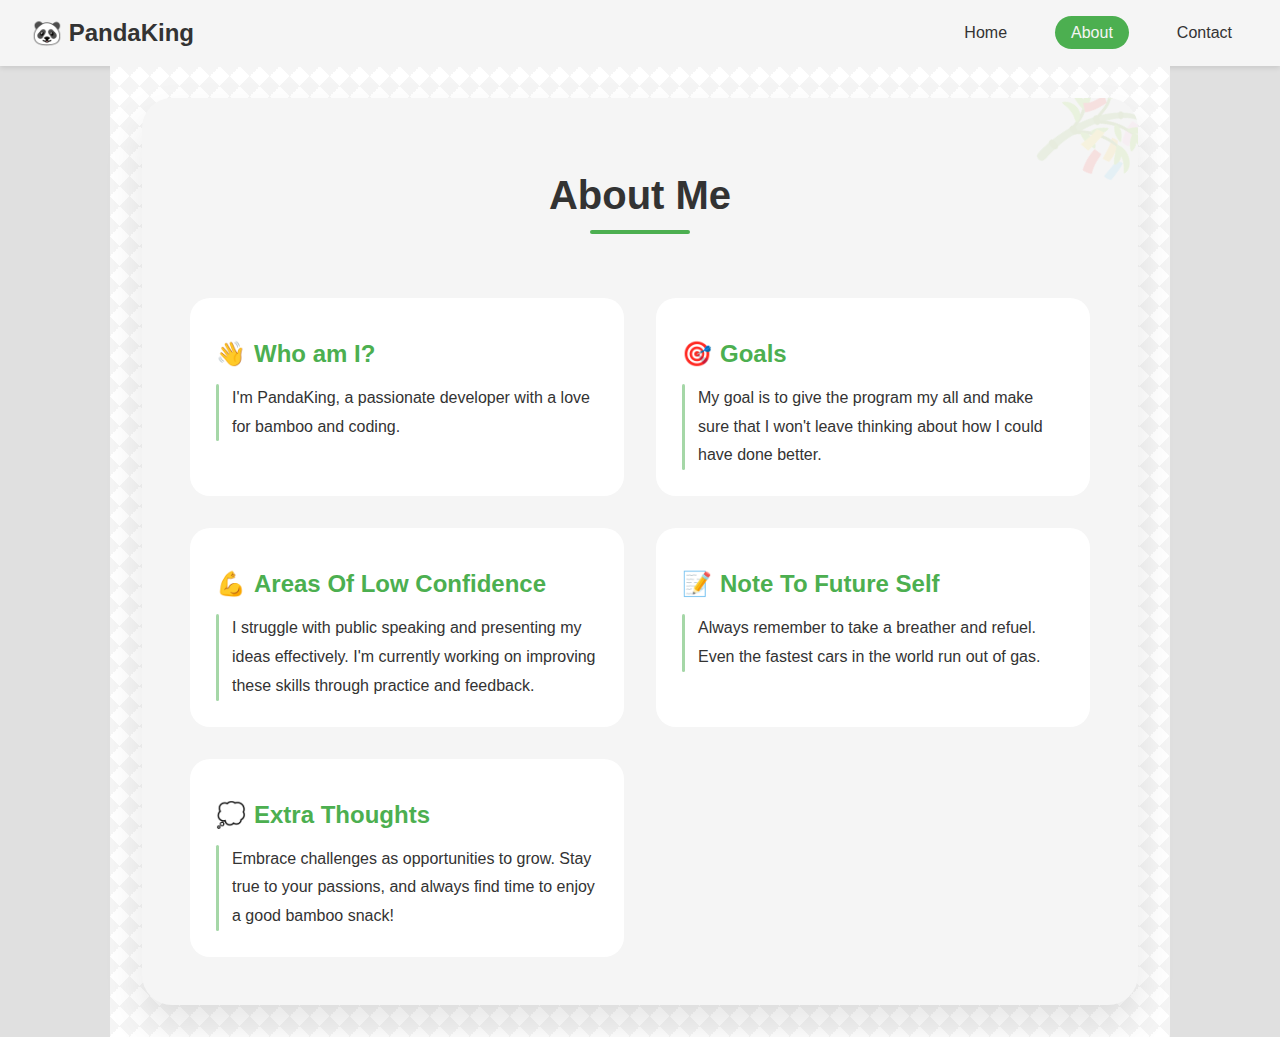
<file: about.html>
<!DOCTYPE html>
<html lang="en">
<head>
    <meta charset="UTF-8">
     <meta name="viewport" content="width=device-width, initial-scale=1.0, maximum-scale=1.0, user-scalable=no">
     <meta name="description" content="Profile card for PandaKing - A developer who loves bamboo and coding">
     <title>About Me</title>
    <link rel="stylesheet" href="./style.css">
</head>
<body>
      <nav class="navbar">
        <div class="nav-brand">🐼 PandaKing</div>
        <ul class="nav-links">
            <li><a href="index.html">Home</a></li>
            <li><a href="about.html">About</a></li>
            <li><a href="contact.html">Contact</a></li>
        </ul>
    </nav>

<main data-testid="test-about-page" class="about-container">
    <article class="about-content">
        <h1>About Me</h1>
        <section data-testid="test-about-bio" class="about-section">
            <h2>Who am I?</h2>
            <p>
                I'm PandaKing, a passionate developer with a love for bamboo and coding.
        </section>
        <section data-testid="test-about-goals" class="about-section">
            <h2>Goals</h2>
            <p>
                My goal is to give the program my all and make sure that I won't leave thinking about how I could have done better.
            </p>
        </section>
        <section data-testid="test-about-confidence" class="about-section">
            <h2>Areas Of Low Confidence</h2>
            <p>
                I struggle with public speaking and presenting my ideas effectively. I'm currently working on improving these skills through practice and feedback.
            </p>
        </section>
        <section data-testid="test-about-future-note" class="about-section">
            <h2>Note To Future Self</h2>
            <p>
                Always remember to take a breather and refuel. Even the fastest cars in the world run out of gas.
            </p>
        </section>
        <section data-testid="test-about-extra" class="about-section">
            <h2>Extra Thoughts</h2>
            <p>
                Embrace challenges as opportunities to grow. Stay true to your passions, and always find time to enjoy a good bamboo snack!
            </p>
        </section>
    </article>
</main>

    <script>
  
    const currentPage = window.location.pathname.split('/').pop() || 'index.html';
    
 
    document.querySelectorAll('.nav-links a').forEach(link => {
        link.classList.remove('active');
        
       
        if (link.getAttribute('href') === currentPage) {
            link.classList.add('active');
        }
    });
</script>
</body>
</html>
</file>
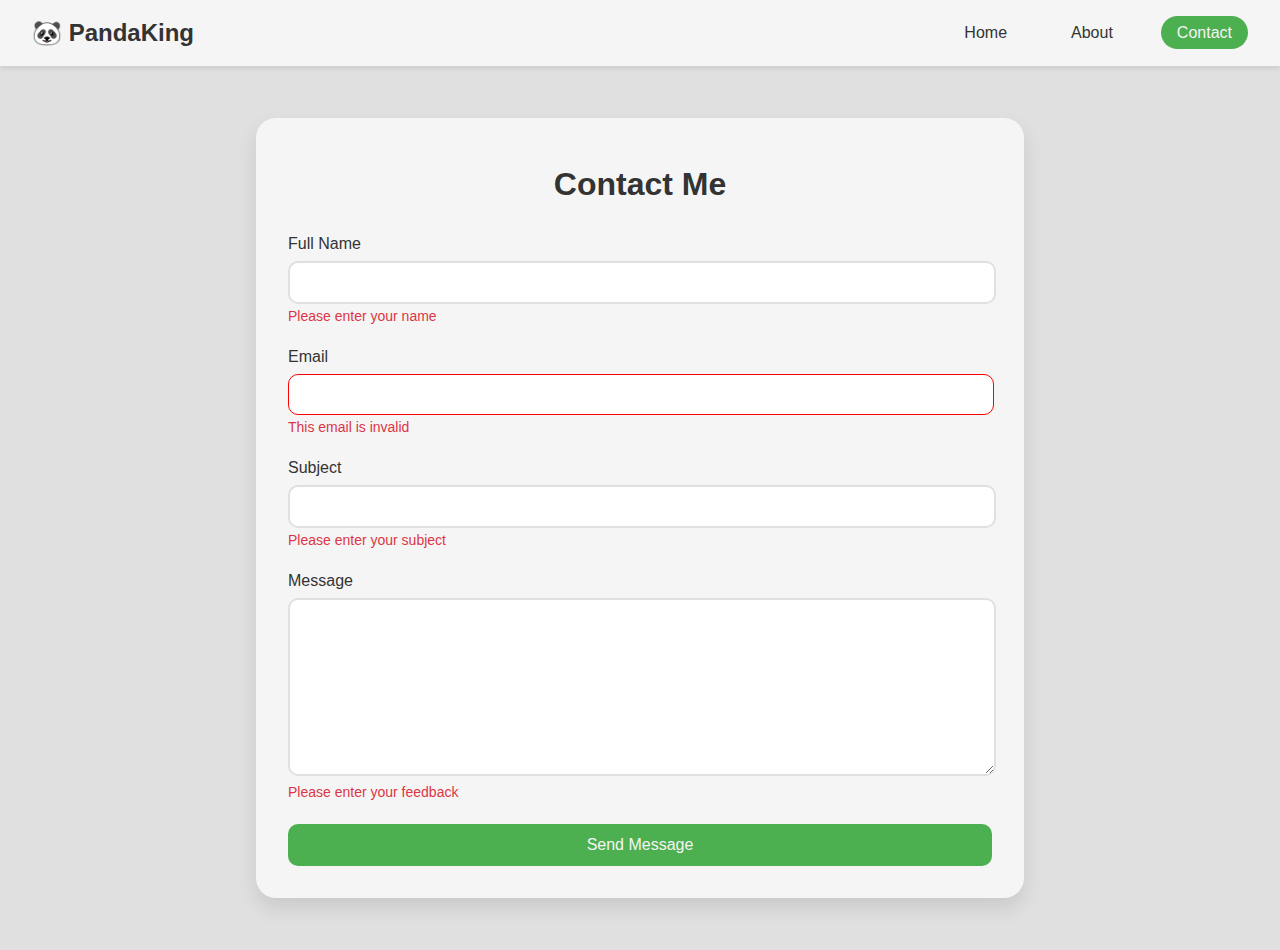
<file: contact.html>
<!DOCTYPE html>
<html lang="en">
<head>
    <meta charset="UTF-8">
     <meta name="viewport" content="width=device-width, initial-scale=1.0, maximum-scale=1.0, user-scalable=no">
     <meta name="description" content="Profile card for PandaKing - A developer who loves bamboo and coding">
     <title>Contact</title>
    <link rel="stylesheet" href="./style.css">
</head>
<body>
<div class="contact-flex">


  <nav class="navbar">
        <div class="nav-brand">🐼 PandaKing</div>
        <ul class="nav-links">
            <li><a href="index.html">Home</a></li>
            <li><a href="about.html" >About</a></li>
            <li><a href="contact.html">Contact</a></li>
        </ul>
    </nav>

       <main class="contact-container">
        <form id="contactForm" class="contact-form">
            <h2>Contact Me</h2>
            
            <div class="form-group">
                <label for="Full-Name">Full Name</label>
                <input data-testid="test-contact-name" type="text" name="Full-Name" id="Full-Name" required>
                <span class="error-message" id="name-error" aria-live="polite">Please enter your name</span>
            </div>

            <div class="form-group">
                <label for="Email">Email</label>
                <input data-testid="test-contact-email" type="email" name="Email" id="Email" required>
                <span data-testid="test-contact-email-error" class="error-message" id="email-error" aria-live="polite"> This email is invalid</span>
            </div>

            <div class="form-group">
                <label for="Subject">Subject</label>
                <input data-testid="test-contact-subject" type="text" name="Subject" id="Subject" required>
                <span class="error-message" id="subject-error" aria-live="polite">Please enter your subject</span>
            </div>

            <div class="form-group">
                <label for="Message">Message</label>
                <textarea data-testid="test-contact-message" name="Message" id="Message" required minlength="10"></textarea>
                <span class="error-message" id="message-error" aria-live="polite">Please enter your feedback</span>
            </div>

            <button data-testid="test-contact-submit" type="submit">Send Message</button>
            <div data-testid="success" id="success-message" class="success-message" aria-live="polite"></div>
        </form>

        </div>
    </main>

    <script>
    const form = document.getElementById('contactForm');
    
   
    const successPopup = document.createElement('div');
    successPopup.className = 'success-popup';
    successPopup.setAttribute('data-testid', 'test-contact-success');
    successPopup.setAttribute('aria-live', 'polite');
    document.body.appendChild(successPopup);

    form.addEventListener('submit', function(event) {
        event.preventDefault();

        if(form.checkValidity()) {
            successPopup.textContent = '🎋 Thank you for contacting PandaKing! I will get back to you soon.';
            successPopup.classList.add('show');
            
         
            setTimeout(() => {
                successPopup.classList.remove('show');
            }, 3000);

            form.reset();
        } else {
            return;
        }
    });

    

    const currentPage = window.location.pathname.split('/').pop() || 'index.html';
    
 
    document.querySelectorAll('.nav-links a').forEach(link => {
        link.classList.remove('active');
        
        
        if (link.getAttribute('href') === currentPage) {
            link.classList.add('active');
        }
    });
</script>

</body>
</html>
</file>
<file: style.css>
:root {
    --panda-black: #333333;
    --panda-white: #f5f5f5;
    --bamboo-green: #4CAF50;
}

/***********************************************************/


/* *********** NAVBAR ******** */



.navbar {
    background-color: var(--panda-white);
    padding: 1rem 2rem;
    box-shadow: 0 2px 5px rgba(0, 0, 0, 0.1);
    position: static;
    display: flex;
    justify-content: space-between;
    align-items: center;
    width: 100%;
    box-sizing: border-box;
}

.nav-brand {
    font-size: 1.5rem;
    font-weight: bold;
    color: var(--panda-black);
}

.nav-links {
    display: flex;
    gap: 2rem;
    list-style: none;
    margin: 0;
    padding: 0;
}

.nav-links a {
    color: var(--panda-black);
    text-decoration: none;
    padding: 0.5rem 1rem;
    border-radius: 20px;
    transition: all 0.3s ease;
}

.nav-links a:hover,
.nav-links a.active {
    background-color: var(--bamboo-green);
    color: var(--panda-white);
}
 
/***********************************************************/


/* *********** MAIN PAGE ******** */


body {
    background-color: #e0e0e0;
    font-family: 'Segoe UI', Tahoma, Geneva, Verdana, sans-serif;
    display: flex;
    flex-direction: column;
    justify-content: center;
    align-items: center;
    min-height: 100vh;
    margin: 0;
    padding: 0;
}

.profile-card {
    background-color: var(--panda-white);
    border-radius: 20px;
    padding: 2rem;
    max-width: 600px;
    width: 100%;
    box-shadow: 0 10px 20px rgba(0, 0, 0, 0.1);
    position: relative;
    overflow: hidden;
}

.profile-card::before {
    content: '';
    position: absolute;
    top: 0;
    left: 0;
    right: 0;
    height: 10px;
    background: var(--bamboo-green);
}

.avatar-container {
    margin: 0;
    padding: 0;
}

.avatar-container .avatar {
    width: 150px;
    height: 150px;
    border-radius: 50%;
    margin: 0 auto;
    display: block;
    border: 5px solid var(--bamboo-green);
    object-fit: cover;
}

.current-time {
    text-align: center;
    color: var(--panda-black);
    margin: 1rem 0;
    font-size: 0.9rem;
}

h2 {
    text-align: center;
    color: var(--panda-black);
    margin: 1rem 0;
    font-size: 2rem;
}

#bio {
    text-align: center;
    color: var(--panda-black);
    line-height: 1.6;
    margin: 1.5rem 0;
}

.lists-container {
    display: grid;
    grid-template-columns: 1fr 1fr;
    gap: 2rem;
    margin: 2rem 0;
}

.list-section h3 {
    color: var(--bamboo-green);
    margin-bottom: 1rem;
}

ul {
    list-style: none;
    padding: 0;
}

li {
    margin: 0.5rem 0;
    color: var(--panda-black);
}

.social-section {
    text-align: center;
    margin-top: 2rem;
}

.social-links {
    display: flex;
    justify-content: center;
    gap: 1rem;
}

.social-links a {
    color: var(--bamboo-green);
    text-decoration: none;
    padding: 0.5rem 1rem;
    border: 2px solid var(--bamboo-green);
    border-radius: 20px;
    transition: all 0.3s ease;
}

.social-links a:hover {
    background-color: var(--bamboo-green);
    color: var(--panda-white);
}

.social-links a:focus {
    outline: 2px solid var(--bamboo-green);
    outline-offset: 2px;
}
  

/***********************************************************/


/* *********** CONTACT US ******** */

.contact-flex {
    display: flex;
    justify-content: center;
    align-items: center;
    min-height: calc(100vh - 80px);
    width: 100%;
    padding: 0;
    flex-direction: column;
}

.contact-container {
    display: flex;
    justify-content: center;
    align-items: center;
    min-height: calc(100vh - 80px);
    padding: 2rem;
    width: 60%;
}

.contact-form {
    background-color: var(--panda-white);
    padding: 2rem;
    border-radius: 20px;
    box-shadow: 0 10px 20px rgba(0, 0, 0, 0.1);
    width: 100%;
    /* max-width: 500px; */
}

.contact-form h2 {
    color: var(--panda-black);
    margin-bottom: 2rem;
}

.form-group {
    margin-bottom: 1.5rem;
}

.form-group label {
    display: block;
    margin-bottom: 0.5rem;
    color: var(--panda-black);
    font-weight: 500;
}

.form-group input,
.form-group textarea {
    width: 100%;
    padding: 0.75rem 0;
    border: 2px solid #e0e0e0;
    border-radius: 10px;
    font-family: inherit;
    transition: border-color 0.3s ease;
}

.form-group textarea {
    min-height: 150px;
    resize: vertical;
}

.form-group input:focus,
.form-group textarea:focus {
    outline: none;
    border-color: var(--bamboo-green);
}

#Email:invalid {
    border: 1px solid red;
}

.error-message {
    color: #dc3545;
    font-size: 0.875rem;
    margin-top: 0.25rem;
    display: block;
    display: none;
}

input:invalid + .error-message, textarea:invalid + .error-message {
  display: block;
}

.success-popup {
    position: fixed;
    top: -100px;
    left: 50%;
    transform: translateX(-50%);
    background-color: var(--bamboo-green);
    color: var(--panda-white);
    padding: 1rem 2rem;
    border-radius: 10px;
    box-shadow: 0 4px 15px rgba(0, 0, 0, 0.2);
    transition: top 0.5s ease;
    z-index: 1000;
    text-align: center;
    opacity: 0;
}

.success-popup.show {
    top: 20px;
    opacity: 1;
}

button[type="submit"] {
    background-color: var(--bamboo-green);
    color: var(--panda-white);
    padding: 0.75rem 1.5rem;
    border: none;
    border-radius: 10px;
    cursor: pointer;
    width: 100%;
    font-size: 1rem;
    transition: background-color 0.3s ease;
}

button[type="submit"]:hover {
    background-color: #3d8b40;
}



/***********************************************************/


/* *********** ABOUT PAGE ******** */

.about-container {
    display: flex;
    justify-content: center;
    align-items: center;
    min-height: calc(100vh - 80px);
    padding: 2rem;
    background: linear-gradient(45deg, #f5f5f5 25%, transparent 25%),
                linear-gradient(-45deg, #f5f5f5 25%, transparent 25%),
                linear-gradient(45deg, transparent 75%, #f5f5f5 75%),
                linear-gradient(-45deg, transparent 75%, #f5f5f5 75%);
    background-size: 20px 20px;
    background-color: #ffffff;
}

.about-content {
    background-color: var(--panda-white);
    padding: 3rem;
    border-radius: 30px;
    box-shadow: 0 20px 40px rgba(0, 0, 0, 0.1);
    max-width: 900px;
    width: 100%;
    position: relative;
    overflow: hidden;
    display: grid;
    grid-template-columns: repeat(2, 1fr);
    gap: 2rem;
}

.about-content::before {
    content: '🎋';
    position: absolute;
    top: -20px;
    right: -20px;
    font-size: 100px;
    opacity: 0.1;
    transform: rotate(45deg);
}

.about-content h1 {
    color: var(--panda-black);
    margin-bottom: 2rem;
    text-align: center;
    font-size: 2.5rem;
    grid-column: 1 / -1;
    position: relative;
    padding-bottom: 1rem;
}

.about-content h1::after {
    content: '';
    position: absolute;
    bottom: 0;
    left: 50%;
    transform: translateX(-50%);
    width: 100px;
    height: 4px;
    background: var(--bamboo-green);
    border-radius: 2px;
}

.about-section {
    padding: 1.5rem;
    border-radius: 20px;
    transition: transform 0.3s ease, box-shadow 0.3s ease;
    background: white;
    border: 2px solid transparent;
}

.about-section:hover {
    transform: translateY(-5px);
    box-shadow: 0 10px 20px rgba(0, 0, 0, 0.1);
    border-color: var(--bamboo-green);
}

.about-section h2 {
    color: var(--bamboo-green);
    margin-bottom: 1rem;
    font-size: 1.5rem;
    display: flex;
    align-items: center;
    gap: 0.5rem;
}

.about-section[data-testid="test-about-bio"] h2::before { content: '👋'; }
.about-section[data-testid="test-about-goals"] h2::before { content: '🎯'; }
.about-section[data-testid="test-about-confidence"] h2::before { content: '💪'; }
.about-section[data-testid="test-about-future-note"] h2::before { content: '📝'; }
.about-section[data-testid="test-about-extra"] h2::before { content: '💭'; }

.about-section p {
    line-height: 1.8;
    color: var(--panda-black);
    margin: 0;
    position: relative;
    padding-left: 1rem;
}

.about-section p::before {
    content: '';
    position: absolute;
    left: 0;
    top: 0;
    bottom: 0;
    width: 3px;
    background: var(--bamboo-green);
    border-radius: 3px;
    opacity: 0.5;
}



@media (max-width: 768px) {
    
}

/***********************************************************/


/* *********** RESPONSIVE STYLES ******** */

@media (max-width: 968px) {
    .about-content {
        grid-template-columns: 1fr;
        padding: 2rem;
    }
}

@media (max-width: 768px) {
    .lists-container {
        grid-template-columns: 1fr;
        gap: 1.5rem;
    }
    
    .profile-card {
        padding: 1.5rem;
        margin: 1rem;
        max-width: 100%;
    }

    .avatar {
        width: 120px;
        height: 120px;
    }

    h2 {
        font-size: 1.5rem;
    }

    #bio {
        font-size: 0.9rem;
        margin: 1rem 0;
    }

    .social-links {
        flex-direction: column;
        align-items: center;
    }

    .social-links li {
        width: 100%;
        max-width: 200px;
    }

    .social-links a {
        display: block;
        text-align: center;
    }

    .navbar {
        padding: 5px;
        margin-bottom: 32px;
        flex-direction: column;
        gap: 1rem;
    }

    .nav-links {
        gap: 1rem;
    }

    .contact-container {
        padding: 0;
        width: 100%;
    }
}

@media (max-width: 480px) {
    body {
        padding: 10px;
    }

    .profile-card {
        padding: 1rem;
        border-radius: 15px;
    }

    .avatar {
        width: 100px;
        height: 100px;
        border-width: 3px;
    }

    .current-time {
        font-size: 0.8rem;
    }

    .list-section h3 {
        font-size: 1.1rem;
    }

    li {
        font-size: 0.9rem;
    }

        .nav-links {
        flex-direction: column;
        text-align: center;
        width: 100%;
    }

    .navbar {
        padding: 1rem 0;
    }

    .contact-form {
        padding: 1.5rem;
    }

    .contact-container {
        padding: 0;
        width: 100%;
    }

    .about-container {
        padding: 1rem;
    }

    .about-content {
        padding: 1.5rem;
    }

    .about-content h1 {
        font-size: 2rem;
    }

    .about-section {
        padding: 1rem;
    }

    .about-section h2 {
        font-size: 1.25rem;
    }
}

@media (max-height: 700px) {
    body {
        padding: 0 10px 10px 10px 0;
    }

    .profile-card {
        margin: 0;
        border-radius: 0;
    }
}


/***********************************************************/
/***********************************************************/
</file>
